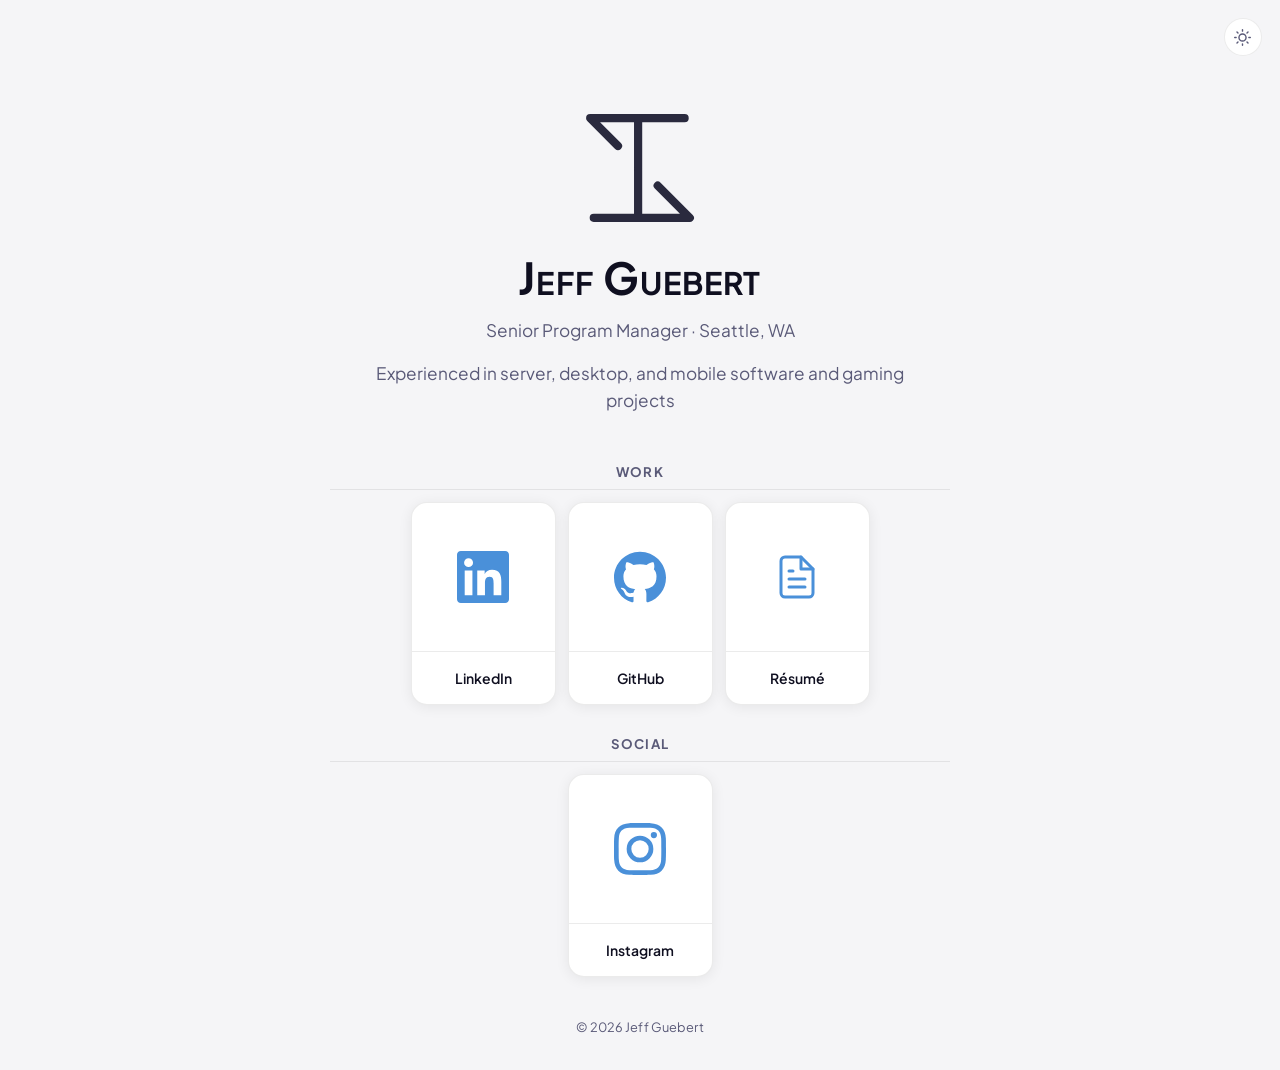
<file: index.html>
<!DOCTYPE html>
<html lang="en">
<head>
  <meta charset="utf-8">
  <meta name="viewport" content="width=device-width, initial-scale=1">
  <title>Jeff Guebert</title>
  <meta name="description" content="Jeff Guebert — Program manager in tech and gaming. Seattle, WA.">
  <link rel="canonical" href="https://jeffguebert.com/">

  <!-- Open Graph -->
  <meta property="og:title"       content="Jeff Guebert">
  <meta property="og:description" content="Program manager in tech and gaming. Seattle, WA.">
  <meta property="og:image"       content="https://jeffguebert.com/assets/og-image.png">
  <meta property="og:url"         content="https://jeffguebert.com/">
  <meta property="og:type"        content="website">

  <!-- Twitter Card -->
  <meta name="twitter:card"        content="summary_large_image">
  <meta name="twitter:title"       content="Jeff Guebert">
  <meta name="twitter:description" content="Program manager in tech and gaming. Seattle, WA.">
  <meta name="twitter:image"       content="https://jeffguebert.com/assets/og-image.png">

  <!-- Favicon -->
  <link rel="icon" type="image/svg+xml" href="/favicon.svg">
  <link rel="icon" type="image/png"     href="/assets/favicon-32.png" sizes="32x32">

  <!-- Stylesheet -->
  <link rel="stylesheet" href="style.css">

  <!-- Apply stored theme before first paint to prevent flash -->
  <script>
    (function () {
      var t = localStorage.getItem('theme');
      if (t === 'light' || t === 'dark') {
        document.documentElement.setAttribute('data-theme', t);
      }
    }());
  </script>

  <!-- Structured data -->
  <script type="application/ld+json">
  {
    "@context": "https://schema.org",
    "@type": "Person",
    "name": "Jeff Guebert",
    "url": "https://jeffguebert.com",
    "jobTitle": "Senior Program Manager",
    "sameAs": [
      "https://linkedin.com/in/jguebert",
      "https://github.com/jguebert",
      "https://instagram.com/archetypaltexan"
    ],
    "address": {
      "@type": "PostalAddress",
      "addressLocality": "Seattle",
      "addressRegion": "WA"
    }
  }
  </script>
</head>
<body>

  <!-- ── Theme toggle ──────────────────────────────────────────────── -->
  <button id="theme-toggle" aria-label="Switch to light mode">
    <!-- Moon: visible in dark mode (click to go light) -->
    <svg class="icon-moon" xmlns="http://www.w3.org/2000/svg" width="17" height="17"
         viewBox="0 0 24 24" fill="none" stroke="currentColor"
         stroke-width="2" stroke-linecap="round" stroke-linejoin="round" aria-hidden="true">
      <path d="M21 12.79A9 9 0 1 1 11.21 3 7 7 0 0 0 21 12.79z"/>
    </svg>
    <!-- Sun: visible in light mode (click to go dark) -->
    <svg class="icon-sun" xmlns="http://www.w3.org/2000/svg" width="17" height="17"
         viewBox="0 0 24 24" fill="none" stroke="currentColor"
         stroke-width="2" stroke-linecap="round" stroke-linejoin="round" aria-hidden="true">
      <circle cx="12" cy="12" r="5"/>
      <line x1="12" y1="1"  x2="12" y2="3"/>
      <line x1="12" y1="21" x2="12" y2="23"/>
      <line x1="4.22"  y1="4.22"  x2="5.64"  y2="5.64"/>
      <line x1="18.36" y1="18.36" x2="19.78" y2="19.78"/>
      <line x1="1"  y1="12" x2="3"  y2="12"/>
      <line x1="21" y1="12" x2="23" y2="12"/>
      <line x1="4.22"  y1="19.78" x2="5.64"  y2="18.36"/>
      <line x1="18.36" y1="5.64"  x2="19.78" y2="4.22"/>
    </svg>
  </button>

  <main>

    <!-- ── Hero ────────────────────────────────────────────────────── -->
    <header>
      <div class="monogram" role="img" aria-label="JG Monogram">
        <svg width="100%" height="100%" viewBox="0 0 400 400"
             xmlns="http://www.w3.org/2000/svg"
             style="fill-rule:evenodd;clip-rule:evenodd;stroke-linecap:round;stroke-linejoin:round;stroke-miterlimit:1.5;"
             aria-hidden="true">
          <title>JG</title>
          <g transform="matrix(0.648439,0,0,0.648439,-1108.48,-1550.81)">
            <path d="M2263.71,2425.54L1743.39,2425.54L1896.72,2578.87" fill="none" stroke="currentColor" stroke-width="45.08px"/>
          </g>
          <g transform="matrix(0.648439,0,0,0.648439,-1108.48,-1550.81)">
            <path d="M2007.51,2974.55L2007.51,2425.54L2007.51,2689.66" fill="none" stroke="currentColor" stroke-width="45.08px"/>
          </g>
          <g transform="matrix(0.648439,0,0,0.648439,-1108.48,-1550.81)">
            <path d="M2115.33,2797.48L2292.4,2974.55L1763.17,2974.55" fill="none" stroke="currentColor" stroke-width="45.08px"/>
          </g>
        </svg>
      </div>

      <h1>Jeff Guebert</h1>
      <p class="tagline">Senior Program Manager &middot; Seattle, WA</p>
      <p class="tagline">Experienced in server, desktop, and mobile software and gaming projects</p>
    </header>

    <!-- ── Links ───────────────────────────────────────────────────── -->
    <section class="links" aria-label="Links">

      <div class="links-group">
        <h2 class="links-heading">Work</h2>
        <div class="links-cards">

          <a href="https://linkedin.com/in/jguebert"
             class="link-card"
             target="_blank" rel="noopener noreferrer">
            <div class="card-icon" aria-hidden="true">
              <svg xmlns="http://www.w3.org/2000/svg" width="52" height="52"
                   viewBox="0 0 24 24" fill="currentColor">
                <path d="M20.447 20.452h-3.554v-5.569c0-1.328-.027-3.037-1.852-3.037
                         -1.853 0-2.136 1.445-2.136 2.939v5.667H9.351V9h3.414v1.561h.046
                         c.477-.9 1.637-1.85 3.37-1.85 3.601 0 4.267 2.37 4.267 5.455v6.286z
                         M5.337 7.433a2.062 2.062 0 0 1-2.063-2.065 2.064 2.064 0 1 1 2.063 2.065z
                         m1.782 13.019H3.555V9h3.564v11.452z
                         M22.225 0H1.771C.792 0 0 .774 0 1.729v20.542C0 23.227.792 24 1.771 24h20.451
                         C23.2 24 24 23.227 24 22.271V1.729C24 .774 23.2 0 22.222 0h.003z"/>
              </svg>
            </div>
            <div class="card-foot">
              <span class="card-name">LinkedIn</span>
              <span class="card-desc">Professional experience</span>
            </div>
          </a>

          <a href="https://github.com/jguebert"
             class="link-card"
             target="_blank" rel="noopener noreferrer">
            <div class="card-icon" aria-hidden="true">
              <svg xmlns="http://www.w3.org/2000/svg" width="52" height="52"
                   viewBox="0 0 24 24" fill="currentColor">
                <path d="M12 .297c-6.63 0-12 5.373-12 12 0 5.303 3.438 9.8 8.205 11.385
                         .6.113.82-.258.82-.577 0-.285-.01-1.04-.015-2.04
                         -3.338.724-4.042-1.61-4.042-1.61C4.422 18.07 3.633 17.7 3.633 17.7
                         c-1.087-.744.084-.729.084-.729 1.205.084 1.838 1.236 1.838 1.236
                         1.07 1.835 2.809 1.305 3.495.998.108-.776.417-1.305.76-1.605
                         -2.665-.3-5.466-1.332-5.466-5.93 0-1.31.465-2.38 1.235-3.22
                         -.135-.303-.54-1.523.105-3.176 0 0 1.005-.322 3.3 1.23
                         .96-.267 1.98-.399 3-.405 1.02.006 2.04.138 3 .405
                         2.28-1.552 3.285-1.23 3.285-1.23.645 1.653.24 2.873.12 3.176
                         .765.84 1.23 1.91 1.23 3.22 0 4.61-2.805 5.625-5.475 5.92
                         .42.36.81 1.096.81 2.22 0 1.606-.015 2.896-.015 3.286
                         0 .315.21.69.825.57C20.565 22.092 24 17.592 24 12.297c0-6.627-5.373-12-12-12"/>
              </svg>
            </div>
            <div class="card-foot">
              <span class="card-name">GitHub</span>
              <span class="card-desc">Personal projects</span>
            </div>
          </a>

          <a href="/resume/"
             class="link-card">
            <div class="card-icon" aria-hidden="true">
              <svg xmlns="http://www.w3.org/2000/svg" width="48" height="48"
                   viewBox="0 0 24 24" fill="none" stroke="currentColor"
                   stroke-width="1.5" stroke-linecap="round" stroke-linejoin="round">
                <path d="M14 2H6a2 2 0 0 0-2 2v16a2 2 0 0 0 2 2h12a2 2 0 0 0 2-2V8z"/>
                <polyline points="14 2 14 8 20 8"/>
                <line x1="16" y1="13" x2="8" y2="13"/>
                <line x1="16" y1="17" x2="8" y2="17"/>
                <polyline points="10 9 9 9 8 9"/>
              </svg>
            </div>
            <div class="card-foot">
              <span class="card-name">Résumé</span>
              <span class="card-desc">My background</span>
            </div>
          </a>

        </div>
      </div>
      <div class="links-group">
        <h2 class="links-heading">Social</h2>
        <div class="links-cards">

          <a href="https://instagram.com/archetypaltexan"
             class="link-card"
             target="_blank" rel="noopener noreferrer">
            <div class="card-icon" aria-hidden="true">
              <svg xmlns="http://www.w3.org/2000/svg" width="52" height="52"
                   viewBox="0 0 24 24" fill="currentColor">
                <path d="M12 2.163c3.204 0 3.584.012 4.85.07 3.252.148 4.771 1.691 4.919 4.919
                         .058 1.265.069 1.645.069 4.849 0 3.205-.012 3.584-.069 4.849
                         -.149 3.225-1.664 4.771-4.919 4.919-1.266.058-1.644.07-4.85.07
                         -3.204 0-3.584-.012-4.849-.07-3.26-.149-4.771-1.699-4.919-4.92
                         -.058-1.265-.07-1.644-.07-4.849 0-3.204.013-3.583.07-4.849
                         .149-3.227 1.664-4.771 4.919-4.919 1.266-.057 1.645-.069 4.849-.069z
                         M12 0C8.741 0 8.333.014 7.053.072 2.695.272.273 2.69.073 7.052
                         .014 8.333 0 8.741 0 12c0 3.259.014 3.668.072 4.948
                         .2 4.358 2.618 6.78 6.98 6.98C8.333 23.986 8.741 24 12 24
                         c3.259 0 3.668-.014 4.948-.072 4.354-.2 6.782-2.618 6.979-6.98
                         .059-1.28.073-1.689.073-4.948 0-3.259-.014-3.667-.072-4.947
                         -.196-4.354-2.617-6.78-6.979-6.98C15.668.014 15.259 0 12 0z
                         m0 5.838a6.162 6.162 0 1 0 0 12.324 6.162 6.162 0 0 0 0-12.324z
                         M12 16a4 4 0 1 1 0-8 4 4 0 0 1 0 8z
                         m6.406-11.845a1.44 1.44 0 1 0 0 2.881 1.44 1.44 0 0 0 0-2.881z"/>
              </svg>
            </div>
            <div class="card-foot">
              <span class="card-name">Instagram</span>
              <span class="card-desc">Visit profile</span>
            </div>
          </a>

        </div>
      </div>

    </section>
  </main>

  <!-- ── Footer ──────────────────────────────────────────────────────── -->
  <footer>
    <p>&copy; <span id="year"></span> Jeff Guebert</p>
  </footer>

  <!-- ── JS: theme toggle + year ─────────────────────────────────────── -->
  <script>
    // Current year in footer
    document.getElementById('year').textContent = new Date().getFullYear();

    var toggle = document.getElementById('theme-toggle');

    function effectiveTheme() {
      var stored = document.documentElement.getAttribute('data-theme');
      if (stored) return stored;
      return window.matchMedia('(prefers-color-scheme: dark)').matches ? 'dark' : 'light';
    }

    function applyTheme(theme) {
      document.documentElement.setAttribute('data-theme', theme);
      localStorage.setItem('theme', theme);
      toggle.setAttribute(
        'aria-label',
        theme === 'dark' ? 'Switch to light mode' : 'Switch to dark mode'
      );
    }

    // Sync aria-label with current state on load
    toggle.setAttribute(
      'aria-label',
      effectiveTheme() === 'dark' ? 'Switch to light mode' : 'Switch to dark mode'
    );

    toggle.addEventListener('click', function () {
      applyTheme(effectiveTheme() === 'dark' ? 'light' : 'dark');
    });
  </script>

</body>
</html>
</file>
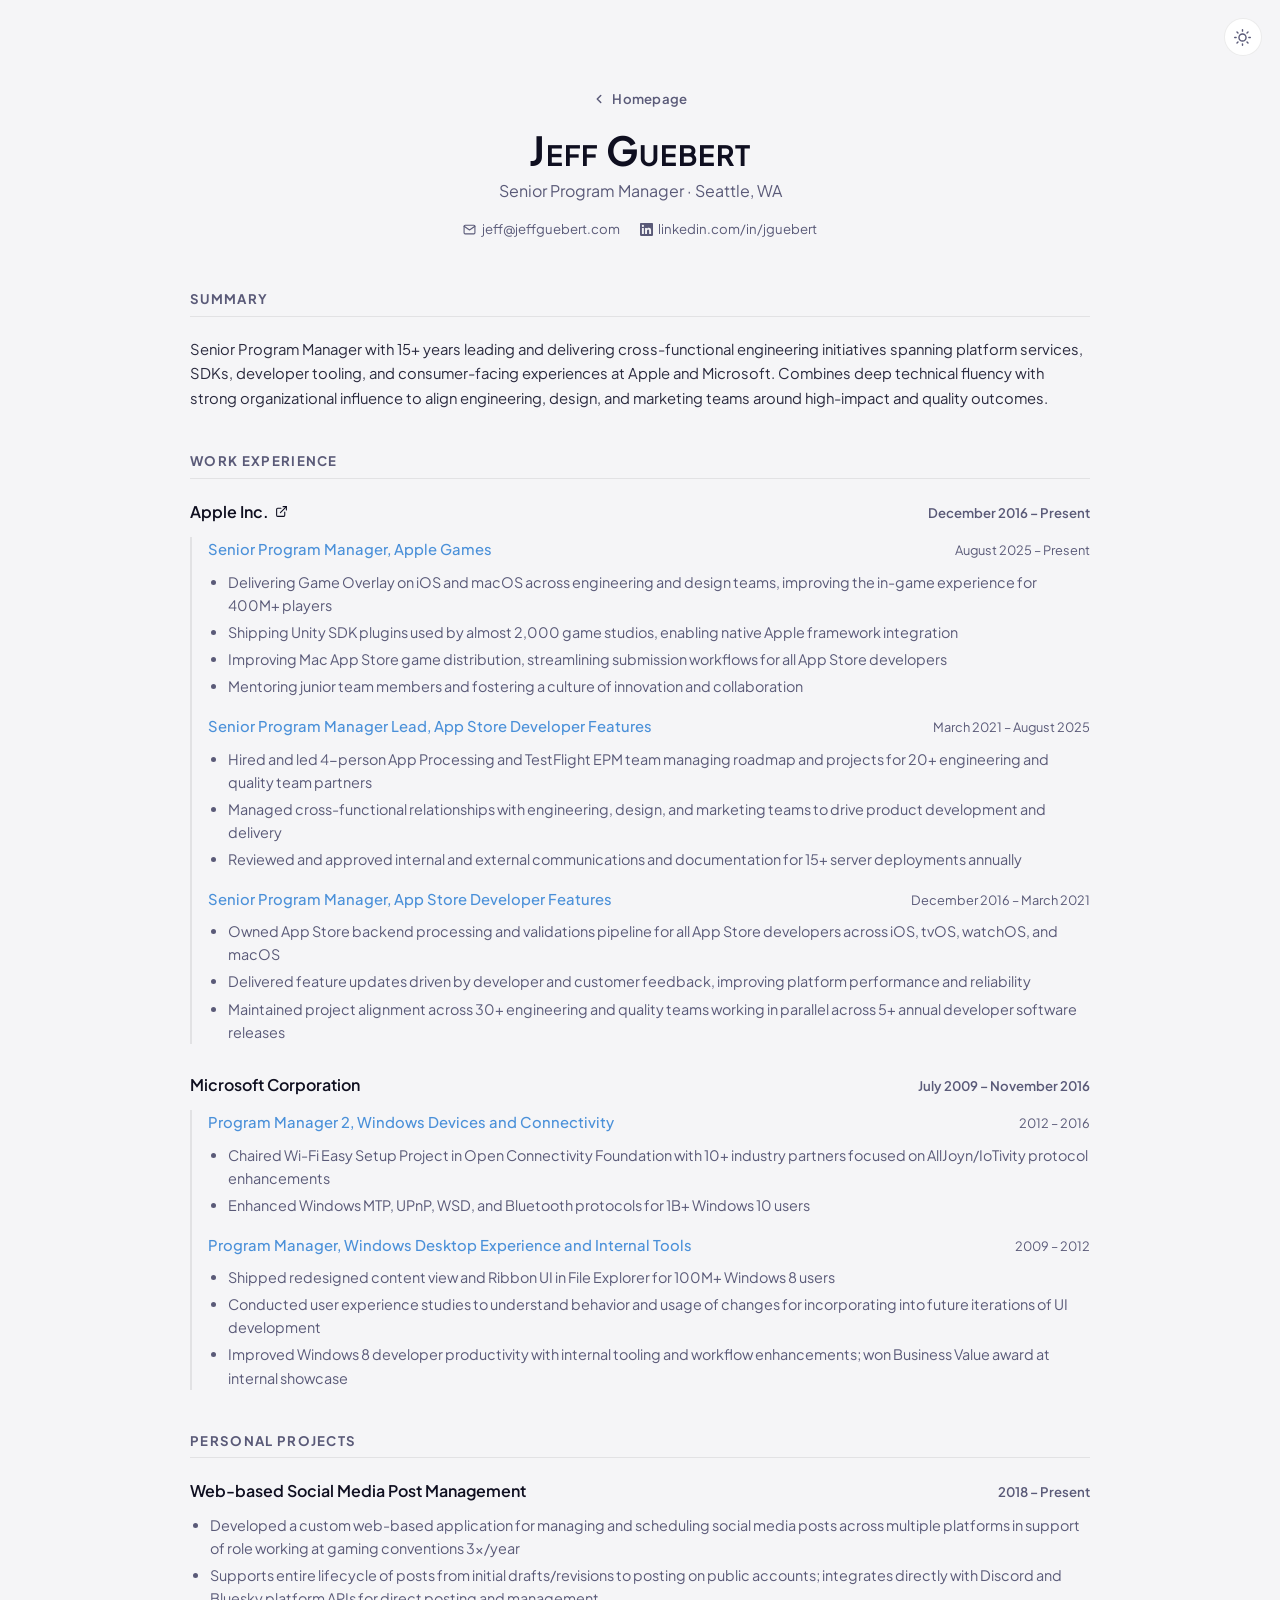
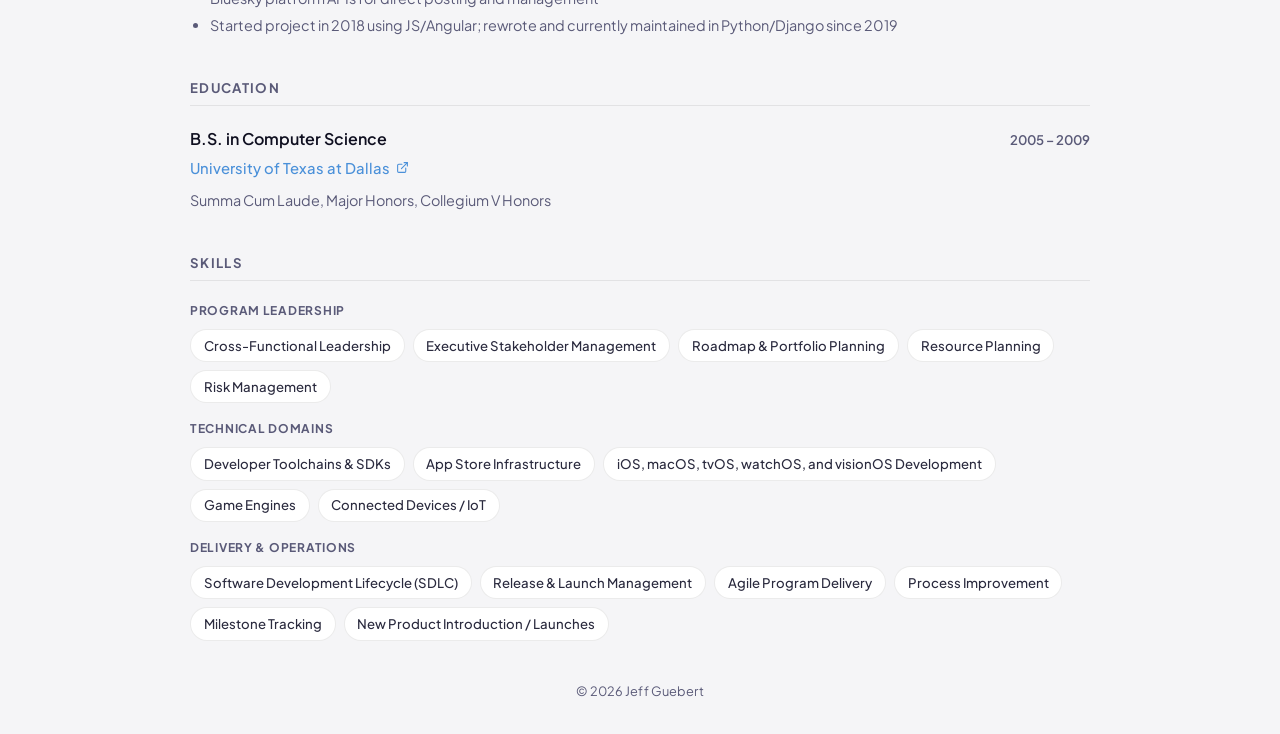
<file: resume/index.html>
<!DOCTYPE html>
<html lang="en">
<head>
  <meta charset="utf-8">
  <meta name="viewport" content="width=device-width, initial-scale=1">
  <title>Résumé — Jeff Guebert</title>
  <meta name="description" content="Jeff Guebert — Résumé. Program manager in tech and gaming. Seattle, WA.">
  <link rel="canonical" href="https://jeffguebert.com/resume/">

  <!-- Open Graph -->
  <meta property="og:title"       content="Résumé — Jeff Guebert">
  <meta property="og:description" content="Program manager in tech and gaming. Seattle, WA.">
  <meta property="og:image"       content="https://jeffguebert.com/assets/og-image.png">
  <meta property="og:url"         content="https://jeffguebert.com/resume/">
  <meta property="og:type"        content="website">

  <!-- Twitter Card -->
  <meta name="twitter:card"        content="summary_large_image">
  <meta name="twitter:title"       content="Résumé — Jeff Guebert">
  <meta name="twitter:description" content="Program manager in tech and gaming. Seattle, WA.">
  <meta name="twitter:image"       content="https://jeffguebert.com/assets/og-image.png">

  <!-- Favicon -->
  <link rel="icon" type="image/svg+xml" href="/favicon.svg">
  <link rel="icon" type="image/png"     href="/assets/favicon-32.png" sizes="32x32">

  <!-- Stylesheet -->
  <link rel="stylesheet" href="../style.css">

  <!-- Apply stored theme before first paint to prevent flash -->
  <script>
    (function () {
      var t = localStorage.getItem('theme');
      if (t === 'light' || t === 'dark') {
        document.documentElement.setAttribute('data-theme', t);
      }
    }());
  </script>

  <style>
    main {
      padding-top: 3rem;
      gap: 0;
      max-width: 900px;
    }

    .resume {
      width: 100%;
      display: flex;
      flex-direction: column;
      gap: 2.5rem;
    }

    .resume-header {
      display: flex;
      flex-direction: column;
      align-items: center;
      text-align: center;
      gap: 0.375rem;
      padding-bottom: 0.5rem;
    }

    .resume-back {
      display: inline-flex;
      align-items: center;
      gap: 0.375rem;
      font-size: 0.825rem;
      font-weight: 600;
      color: var(--text-muted);
      text-decoration: none;
      letter-spacing: 0.02em;
      margin-bottom: 0.75rem;
      transition: color 150ms ease;
    }

    .resume-back:hover {
      color: var(--accent-blue);
    }

    .resume-back:focus-visible {
      outline: 2px solid var(--accent-blue);
      outline-offset: 3px;
      border-radius: 3px;
    }

    .resume-name {
      font-size: clamp(1.75rem, 5vw, 2.5rem);
      font-weight: 700;
      font-variant-caps: small-caps;
      color: var(--text-heading);
      letter-spacing: 0.025em;
      line-height: 1.1;
    }

    .resume-subtitle {
      font-size: 1rem;
      color: var(--text-muted);
    }

    .resume-section {
      display: flex;
      flex-direction: column;
      gap: 1.25rem;
    }

    .resume-section-heading {
      font-size: 0.825rem;
      font-weight: 700;
      letter-spacing: 0.1em;
      text-transform: uppercase;
      color: var(--text-muted);
      padding-bottom: 0.375rem;
      border-bottom: 1px solid var(--border);
    }

    .resume-contact {
      display: flex;
      flex-wrap: wrap;
      justify-content: center;
      gap: 1.25rem;
      margin-top: 0.5rem;
    }

    .contact-link {
      display: inline-flex;
      align-items: center;
      gap: 0.35rem;
      font-size: 0.825rem;
      color: var(--text-muted);
      text-decoration: none;
      transition: color 150ms ease;
    }

    .contact-link:hover { color: var(--accent-blue); }

    .contact-link:focus-visible {
      outline: 2px solid var(--accent-blue);
      outline-offset: 2px;
      border-radius: 2px;
    }

    .resume-summary-text {
      font-size: 0.925rem;
      line-height: 1.65;
      color: var(--text);
    }

    .skills-categories {
      display: flex;
      flex-direction: column;
      gap: 1rem;
    }

    .skills-category {
      display: flex;
      flex-direction: column;
      gap: 0.5rem;
    }

    .skills-category-label {
      font-size: 0.75rem;
      font-weight: 700;
      letter-spacing: 0.06em;
      text-transform: uppercase;
      color: var(--text-muted);
    }

    .skills-row {
      display: flex;
      flex-wrap: wrap;
      gap: 0.5rem;
    }

    .resume-entries {
      display: flex;
      flex-direction: column;
      gap: 1.75rem;
    }

    /* ── Employer block (groups multiple roles at one company) ── */

    .employer {
      display: flex;
      flex-direction: column;
      gap: 0.75rem;
    }

    .employer-header {
      display: flex;
      justify-content: space-between;
      align-items: baseline;
      gap: 1rem;
      flex-wrap: wrap;
    }

    .employer-name {
      font-size: 1rem;
      font-weight: 600;
      color: var(--text-heading);
    }

    .employer-span {
      font-size: 0.825rem;
      font-weight: 600;
      color: var(--text-muted);
      white-space: nowrap;
    }

    .employer-roles {
      display: flex;
      flex-direction: column;
      gap: 1rem;
      padding-left: 1rem;
      border-left: 2px solid var(--border);
    }

    .role {
      display: flex;
      flex-direction: column;
      gap: 0.2rem;
    }

    .role-header {
      display: flex;
      justify-content: space-between;
      align-items: baseline;
      gap: 1rem;
      flex-wrap: wrap;
    }

    .role-title {
      font-size: 0.925rem;
      font-weight: 500;
      color: var(--accent-blue);
    }

    .role-date {
      font-size: 0.8rem;
      color: var(--text-muted);
      white-space: nowrap;
    }

    /* ── Single-company entry (Education reuses these) ── */

    .resume-entry {
      display: flex;
      flex-direction: column;
      gap: 0.2rem;
    }

    .entry-header {
      display: flex;
      justify-content: space-between;
      align-items: baseline;
      gap: 1rem;
      flex-wrap: wrap;
    }

    .entry-title {
      font-size: 1rem;
      font-weight: 600;
      color: var(--text-heading);
    }

    .entry-date {
      font-size: 0.825rem;
      font-weight: 600;
      color: var(--text-muted);
      white-space: nowrap;
    }

    .entry-org {
      font-size: 0.925rem;
      font-weight: 500;
      color: var(--accent-blue);
    }

    .entry-bullets {
      margin-top: 0.375rem;
      padding-left: 1.25rem;
      display: flex;
      flex-direction: column;
      gap: 0.25rem;
    }

    .entry-bullets li {
      font-size: 0.9rem;
      color: var(--text-muted);
      line-height: 1.6;
    }

    .entry-detail {
      margin-top: 0.375rem;
      font-size: 0.9rem;
      color: var(--text-muted);
      line-height: 1.6;
    }

    a.employer-name {
      display: inline-flex;
      align-items: center;
      gap: 0.35rem;
      color: var(--text-heading);
      text-decoration: none;
      transition: color 150ms ease;
    }

    a.employer-name:hover { color: var(--accent-blue); }

    a.employer-name:focus-visible {
      outline: 2px solid var(--accent-blue);
      outline-offset: 2px;
      border-radius: 2px;
    }

    a.entry-org {
      display: inline-flex;
      align-items: center;
      gap: 0.35rem;
      color: var(--accent-blue);
      text-decoration: none;
      transition: opacity 150ms ease;
    }

    a.entry-org:hover { opacity: 0.75; }

    a.entry-org:focus-visible {
      outline: 2px solid var(--accent-blue);
      outline-offset: 2px;
      border-radius: 2px;
    }

    .skill-tag {
      display: inline-flex;
      align-items: center;
      padding: 0.3rem 0.8rem;
      background: var(--bg-card);
      border: 1px solid var(--border);
      border-radius: 999px;
      font-size: 0.825rem;
      font-weight: 500;
      color: var(--text);
    }

    @media (max-width: 480px) {
      .employer-header,
      .role-header,
      .entry-header {
        flex-direction: column;
        gap: 0.1rem;
      }
    }

    @media print {
      @page {
        size: letter portrait;
        margin: 0.55in 0.7in;
      }

      :root {
        --bg:           white;
        --bg-card:      #f4f4f4;
        --text:         #111;
        --text-heading: #000;
        --text-muted:   #555;
        --accent-blue:  #1a5fa8;
        --border:       #ccc;
      }

      #theme-toggle,
      .resume-back,
      a.employer-name svg,
      a.entry-org svg,
      footer {
        display: none !important;
      }

      body {
        background: white;
        padding: 0;
        font-size: 10pt;
        line-height: 1.45;
        align-items: stretch;
      }

      main {
        max-width: 100%;
        padding-top: 0;
        gap: 0;
      }

      .resume         { gap: 1.1rem; }
      .resume-header  { gap: 0.15rem; padding-bottom: 0.1rem; }
      .resume-name    { font-size: 18pt; }
      .resume-subtitle { font-size: 10pt; }

      .resume-section  { gap: 0.5rem; }
      .resume-entries  { gap: 0.75rem; }

      .employer        { gap: 0.35rem; break-inside: avoid; }
      .employer-name   { font-size: 10pt; }
      .employer-span   { font-size: 9pt; }
      .employer-roles  { gap: 0.45rem; padding-left: 0.75rem; }

      .role            { break-inside: avoid; }
      .role-title      { font-size: 9.5pt; }
      .role-date       { font-size: 8.5pt; }

      .entry-bullets   { margin-top: 0.15rem; gap: 0.05rem; }
      .entry-bullets li { font-size: 9pt; line-height: 1.4; }

      .resume-entry    { break-inside: avoid; }
      .entry-title     { font-size: 10pt; }
      .entry-date      { font-size: 9pt; }
      .entry-org       { font-size: 9.5pt; }
      .entry-detail    { font-size: 9pt; margin-top: 0.1rem; }

      .resume-section-heading { font-size: 7.5pt; padding-bottom: 0.2rem; }

      .resume-contact      { gap: 0.75rem; margin-top: 0.25rem; }
      .contact-link        { font-size: 8.5pt; color: #444; }
      .contact-link svg    { display: none; }
      .resume-summary-text { font-size: 9pt; line-height: 1.5; }
      .skills-categories   { gap: 0.5rem; }
      .skills-category     { gap: 0.2rem; }
      .skills-category-label { font-size: 7pt; }
      .skills-row          { gap: 0.25rem; }
      .skill-tag           { font-size: 8.5pt; padding: 0.15rem 0.55rem; }

      #personal-projects { break-before: page; }
    }
  </style>
</head>
<body>

  <!-- ── Theme toggle ──────────────────────────────────────────────────── -->
  <button id="theme-toggle" aria-label="Switch to light mode">
    <svg class="icon-moon" xmlns="http://www.w3.org/2000/svg" width="17" height="17"
         viewBox="0 0 24 24" fill="none" stroke="currentColor"
         stroke-width="2" stroke-linecap="round" stroke-linejoin="round" aria-hidden="true">
      <path d="M21 12.79A9 9 0 1 1 11.21 3 7 7 0 0 0 21 12.79z"/>
    </svg>
    <svg class="icon-sun" xmlns="http://www.w3.org/2000/svg" width="17" height="17"
         viewBox="0 0 24 24" fill="none" stroke="currentColor"
         stroke-width="2" stroke-linecap="round" stroke-linejoin="round" aria-hidden="true">
      <circle cx="12" cy="12" r="5"/>
      <line x1="12" y1="1"  x2="12" y2="3"/>
      <line x1="12" y1="21" x2="12" y2="23"/>
      <line x1="4.22"  y1="4.22"  x2="5.64"  y2="5.64"/>
      <line x1="18.36" y1="18.36" x2="19.78" y2="19.78"/>
      <line x1="1"  y1="12" x2="3"  y2="12"/>
      <line x1="21" y1="12" x2="23" y2="12"/>
      <line x1="4.22"  y1="19.78" x2="5.64"  y2="18.36"/>
      <line x1="18.36" y1="5.64"  x2="19.78" y2="4.22"/>
    </svg>
  </button>

  <main>
    <section class="resume" aria-label="Résumé">

      <!-- Header -->
      <div class="resume-header">
        <a href="/" class="resume-back">
          <svg xmlns="http://www.w3.org/2000/svg" width="14" height="14"
               viewBox="0 0 24 24" fill="none" stroke="currentColor"
               stroke-width="2.5" stroke-linecap="round" stroke-linejoin="round"
               aria-hidden="true">
            <polyline points="15 18 9 12 15 6"/>
          </svg>
          Homepage
        </a>
        <h1 class="resume-name">Jeff Guebert</h1>
        <p class="resume-subtitle">Senior Program Manager &middot; Seattle, WA</p>
        <div class="resume-contact">
          <span id="resume-email-slot"></span>
          <a href="https://linkedin.com/in/jguebert" class="contact-link"
             target="_blank" rel="noopener noreferrer">
            <svg xmlns="http://www.w3.org/2000/svg" width="13" height="13" viewBox="0 0 24 24"
                 fill="currentColor" aria-hidden="true">
              <path d="M20.447 20.452h-3.554v-5.569c0-1.328-.027-3.037-1.852-3.037-1.853 0-2.136 1.445-2.136 2.939v5.667H9.351V9h3.414v1.561h.046c.477-.9 1.637-1.85 3.37-1.85 3.601 0 4.267 2.37 4.267 5.455v6.286zM5.337 7.433a2.062 2.062 0 0 1-2.063-2.065 2.064 2.064 0 1 1 2.063 2.065zm1.782 13.019H3.555V9h3.564v11.452zM22.225 0H1.771C.792 0 0 .774 0 1.729v20.542C0 23.227.792 24 1.771 24h20.451C23.2 24 24 23.227 24 22.271V1.729C24 .774 23.2 0 22.222 0h.003z"/>
            </svg>
            linkedin.com/in/jguebert
          </a>
        </div>
      </div>

      <!-- ── Summary ───────────────────────────────────────────────────── -->
      <div class="resume-section" id="summary">
        <h2 class="resume-section-heading">Summary</h2>
        <p class="resume-summary-text">Senior Program Manager with 15+ years leading and delivering cross-functional engineering initiatives spanning platform services, SDKs, developer tooling, and consumer-facing experiences at Apple and Microsoft. Combines deep technical fluency with strong organizational influence to align engineering, design, and marketing teams around high-impact and quality outcomes.</p>
      </div>

      <!-- ── Work Experience ──────────────────────────────────────────── -->
      <div class="resume-section" id="work-experience">
        <h2 class="resume-section-heading">Work Experience</h2>
        <div class="resume-entries">

          <div class="employer">
            <div class="employer-header">
              <a href="https://games.apple.com" class="employer-name" target="_blank" rel="noopener noreferrer">Apple Inc.<svg xmlns="http://www.w3.org/2000/svg" width="13" height="13" viewBox="0 0 24 24" fill="none" stroke="currentColor" stroke-width="2" stroke-linecap="round" stroke-linejoin="round" aria-hidden="true"><path d="M18 13v6a2 2 0 0 1-2 2H5a2 2 0 0 1-2-2V8a2 2 0 0 1 2-2h6"/><polyline points="15 3 21 3 21 9"/><line x1="10" y1="14" x2="21" y2="3"/></svg></a>
              <span class="employer-span">December 2016 &ndash; Present</span>
            </div>
            <div class="employer-roles">

              <div class="role">
                <div class="role-header">
                  <span class="role-title">Senior Program Manager, Apple Games</span>
                  <span class="role-date">August 2025 &ndash; Present</span>
                </div>
                <ul class="entry-bullets">
                  <li>Delivering Game Overlay on iOS and macOS across engineering and design teams, improving the in-game experience for 400M+ players</li>
                  <li>Shipping Unity SDK plugins used by almost 2,000 game studios, enabling native Apple framework integration</li>
                  <li>Improving Mac App Store game distribution, streamlining submission workflows for all App Store developers</li>
                  <li>Mentoring junior team members and fostering a culture of innovation and collaboration</li>
                </ul>
              </div>

              <div class="role">
                <div class="role-header">
                  <span class="role-title">Senior Program Manager Lead, App Store Developer Features</span>
                  <span class="role-date">March 2021 &ndash; August 2025</span>
                </div>
                <ul class="entry-bullets">
                  <li>Hired and led 4-person App Processing and TestFlight EPM team managing roadmap and projects for 20+ engineering and quality team partners</li>
                  <li>Managed cross-functional relationships with engineering, design, and marketing teams to drive product development and delivery</li>
                  <li>Reviewed and approved internal and external communications and documentation for 15+ server deployments annually</li>
                </ul>
              </div>

              <div class="role">
                <div class="role-header">
                  <span class="role-title">Senior Program Manager, App Store Developer Features</span>
                  <span class="role-date">December 2016 &ndash; March 2021</span>
                </div>
                <ul class="entry-bullets">
                  <li>Owned App Store backend processing and validations pipeline for all App Store developers across iOS, tvOS, watchOS, and macOS</li>
                  <li>Delivered feature updates driven by developer and customer feedback, improving platform performance and reliability</li>
                  <li>Maintained project alignment across 30+ engineering and quality teams working in parallel across 5+ annual developer software releases</li>
                </ul>
              </div>

            </div>
          </div>

          <div class="employer">
            <div class="employer-header">
              <span class="employer-name">Microsoft Corporation</span>
              <span class="employer-span">July 2009 &ndash; November 2016</span>
            </div>
            <div class="employer-roles">

              <div class="role">
                <div class="role-header">
                  <span class="role-title">Program Manager 2, Windows Devices and Connectivity</span>
                  <span class="role-date">2012 &ndash; 2016</span>
                </div>
                <ul class="entry-bullets">
                  <li>Chaired Wi-Fi Easy Setup Project in Open Connectivity Foundation with 10+ industry partners focused on AllJoyn/IoTivity protocol enhancements</li>
                  <li>Enhanced Windows MTP, UPnP, WSD, and Bluetooth protocols for 1B+ Windows 10 users</li>
                </ul>
              </div>

              <div class="role">
                <div class="role-header">
                  <span class="role-title">Program Manager, Windows Desktop Experience and Internal Tools</span>
                  <span class="role-date">2009 &ndash; 2012</span>
                </div>
                <ul class="entry-bullets">
                  <li>Shipped redesigned content view and Ribbon UI in File Explorer for 100M+ Windows 8 users</li>
                  <li>Conducted user experience studies to understand behavior and usage of changes for incorporating into future iterations of UI development</li>
                  <li>Improved Windows 8 developer productivity with internal tooling and workflow enhancements; won Business Value award at internal showcase</li>
                </ul>
              </div>

            </div>
          </div>

        </div>
      </div>

      <!-- ── Personal Projects ──────────────────────────────────────────── -->
      <div class="resume-section" id="personal-projects">
        <h2 class="resume-section-heading">Personal Projects</h2>
        <div class="resume-entries">

          <div class="resume-entry">
            <div class="entry-header">
              <span class="entry-title">Web-based Social Media Post Management</span>
              <span class="entry-date">2018 &ndash; Present</span>
            </div>
            <ul class="entry-bullets">
              <li>Developed a custom web-based application for managing and scheduling social media posts across multiple platforms in support of role working at gaming conventions 3x/year</li>
              <li>Supports entire lifecycle of posts from initial drafts/revisions to posting on public accounts; integrates directly with Discord and Bluesky platform APIs for direct posting and management</li>
              <li>Started project in 2018 using JS/Angular; rewrote and currently maintained in Python/Django since 2019</li>
            </ul>
          </div>

        </div>
      </div>

      <!-- ── Education ────────────────────────────────────────────────── -->
      <div class="resume-section" id="education">
        <h2 class="resume-section-heading">Education</h2>
        <div class="resume-entries">

          <div class="resume-entry">
            <div class="entry-header">
              <span class="entry-title">B.S. in Computer Science</span>
              <span class="entry-date">2005 &ndash; 2009</span>
            </div>
            <a href="https://cs.utdallas.edu" class="entry-org" target="_blank" rel="noopener noreferrer">University of Texas at Dallas<svg xmlns="http://www.w3.org/2000/svg" width="13" height="13" viewBox="0 0 24 24" fill="none" stroke="currentColor" stroke-width="2" stroke-linecap="round" stroke-linejoin="round" aria-hidden="true"><path d="M18 13v6a2 2 0 0 1-2 2H5a2 2 0 0 1-2-2V8a2 2 0 0 1 2-2h6"/><polyline points="15 3 21 3 21 9"/><line x1="10" y1="14" x2="21" y2="3"/></svg></a>
            <p class="entry-detail">Summa Cum Laude, Major Honors, Collegium V Honors</p>
          </div>

        </div>
      </div>

      <!-- ── Skills ───────────────────────────────────────────────────── -->
      <div class="resume-section">
        <h2 class="resume-section-heading">Skills</h2>
        <div class="skills-categories">

          <div class="skills-category">
            <span class="skills-category-label">Program Leadership</span>
            <div class="skills-row">
              <span class="skill-tag">Cross-Functional Leadership</span>
              <span class="skill-tag">Executive Stakeholder Management</span>
              <span class="skill-tag">Roadmap &amp; Portfolio Planning</span>
              <span class="skill-tag">Resource Planning</span>
              <span class="skill-tag">Risk Management</span>
            </div>
          </div>

          <div class="skills-category">
            <span class="skills-category-label">Technical Domains</span>
            <div class="skills-row">
              <span class="skill-tag">Developer Toolchains &amp; SDKs</span>
              <span class="skill-tag">App Store Infrastructure</span>
              <span class="skill-tag">iOS, macOS, tvOS, watchOS, and visionOS Development</span>
              <span class="skill-tag">Game Engines</span>
              <span class="skill-tag">Connected Devices / IoT</span>
            </div>
          </div>

          <div class="skills-category">
            <span class="skills-category-label">Delivery &amp; Operations</span>
            <div class="skills-row">
              <span class="skill-tag">Software Development Lifecycle (SDLC)</span>
              <span class="skill-tag">Release &amp; Launch Management</span>
              <span class="skill-tag">Agile Program Delivery</span>
              <span class="skill-tag">Process Improvement</span>
              <span class="skill-tag">Milestone Tracking</span>
              <span class="skill-tag">New Product Introduction / Launches</span>
            </div>
          </div>

        </div>
      </div>

    </section>
  </main>

  <!-- ── Footer ──────────────────────────────────────────────────────── -->
  <footer>
    <p>&copy; <span id="year"></span> Jeff Guebert</p>
  </footer>

  <!-- ── JS: theme toggle + year ─────────────────────────────────────── -->
  <script>
    document.getElementById('year').textContent = new Date().getFullYear();

    var toggle = document.getElementById('theme-toggle');

    function effectiveTheme() {
      var stored = document.documentElement.getAttribute('data-theme');
      if (stored) return stored;
      return window.matchMedia('(prefers-color-scheme: dark)').matches ? 'dark' : 'light';
    }

    function applyTheme(theme) {
      document.documentElement.setAttribute('data-theme', theme);
      localStorage.setItem('theme', theme);
      toggle.setAttribute(
        'aria-label',
        theme === 'dark' ? 'Switch to light mode' : 'Switch to dark mode'
      );
    }

    toggle.setAttribute(
      'aria-label',
      effectiveTheme() === 'dark' ? 'Switch to light mode' : 'Switch to dark mode'
    );

    toggle.addEventListener('click', function () {
      applyTheme(effectiveTheme() === 'dark' ? 'light' : 'dark');
    });

    // Assemble email link at runtime so the address is never in the HTML source
    (function () {
      var slot = document.getElementById('resume-email-slot');
      if (!slot) return;
      var addr = ['jeff', 'jeffguebert' + '.com'].join('@');
      var a = document.createElement('a');
      a.href = 'mailto:' + addr;
      a.className = 'contact-link';
      a.innerHTML =
        '<svg xmlns="http://www.w3.org/2000/svg" width="13" height="13" viewBox="0 0 24 24"' +
        ' fill="none" stroke="currentColor" stroke-width="2"' +
        ' stroke-linecap="round" stroke-linejoin="round" aria-hidden="true">' +
        '<path d="M4 4h16c1.1 0 2 .9 2 2v12c0 1.1-.9 2-2 2H4c-1.1 0-2-.9-2-2V6c0-1.1.9-2 2-2z"/>' +
        '<polyline points="22,6 12,13 2,6"/></svg>' + addr;
      slot.parentNode.replaceChild(a, slot);
    }());
  </script>

</body>
</html>
</file>
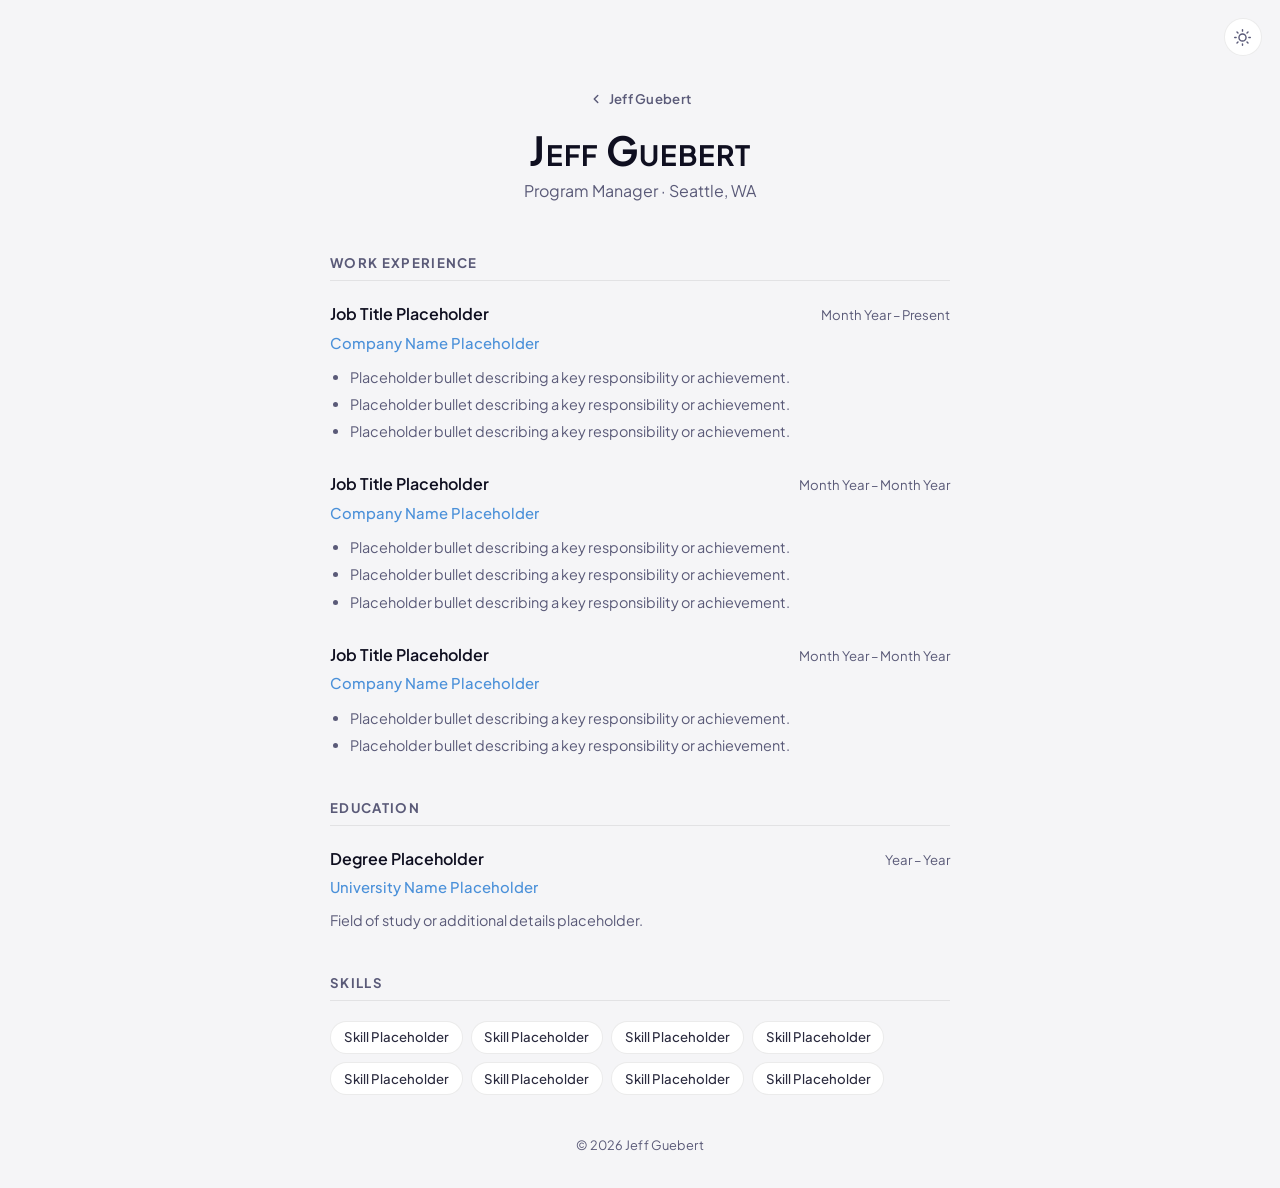
<file: resume.html>
<!DOCTYPE html>
<html lang="en">
<head>
  <meta charset="utf-8">
  <meta name="viewport" content="width=device-width, initial-scale=1">
  <title>Résumé — Jeff Guebert</title>
  <meta name="description" content="Jeff Guebert — Résumé. Program manager in tech and gaming. Seattle, WA.">
  <link rel="canonical" href="https://jeffguebert.com/resume">

  <!-- Open Graph -->
  <meta property="og:title"       content="Résumé — Jeff Guebert">
  <meta property="og:description" content="Program manager in tech and gaming. Seattle, WA.">
  <meta property="og:image"       content="https://jeffguebert.com/assets/og-image.png">
  <meta property="og:url"         content="https://jeffguebert.com/resume">
  <meta property="og:type"        content="website">

  <!-- Twitter Card -->
  <meta name="twitter:card"        content="summary_large_image">
  <meta name="twitter:title"       content="Résumé — Jeff Guebert">
  <meta name="twitter:description" content="Program manager in tech and gaming. Seattle, WA.">
  <meta name="twitter:image"       content="https://jeffguebert.com/assets/og-image.png">

  <!-- Favicon -->
  <link rel="icon" type="image/svg+xml" href="/favicon.svg">
  <link rel="icon" type="image/png"     href="/assets/favicon-32.png" sizes="32x32">

  <!-- Stylesheet -->
  <link rel="stylesheet" href="/style.css">

  <!-- Apply stored theme before first paint to prevent flash -->
  <script>
    (function () {
      var t = localStorage.getItem('theme');
      if (t === 'light' || t === 'dark') {
        document.documentElement.setAttribute('data-theme', t);
      }
    }());
  </script>

  <style>
    main {
      padding-top: 3rem;
      gap: 0;
    }

    .resume {
      width: 100%;
      display: flex;
      flex-direction: column;
      gap: 2.5rem;
    }

    .resume-header {
      display: flex;
      flex-direction: column;
      align-items: center;
      text-align: center;
      gap: 0.375rem;
      padding-bottom: 0.5rem;
    }

    .resume-back {
      display: inline-flex;
      align-items: center;
      gap: 0.375rem;
      font-size: 0.825rem;
      font-weight: 600;
      color: var(--text-muted);
      text-decoration: none;
      letter-spacing: 0.02em;
      margin-bottom: 0.75rem;
      transition: color 150ms ease;
    }

    .resume-back:hover {
      color: var(--accent-blue);
    }

    .resume-back:focus-visible {
      outline: 2px solid var(--accent-blue);
      outline-offset: 3px;
      border-radius: 3px;
    }

    .resume-name {
      font-size: clamp(1.75rem, 5vw, 2.5rem);
      font-weight: 700;
      font-variant-caps: small-caps;
      color: var(--text-heading);
      letter-spacing: 0.025em;
      line-height: 1.1;
    }

    .resume-subtitle {
      font-size: 1rem;
      color: var(--text-muted);
    }

    .resume-section {
      display: flex;
      flex-direction: column;
      gap: 1.25rem;
    }

    .resume-section-heading {
      font-size: 0.825rem;
      font-weight: 700;
      letter-spacing: 0.1em;
      text-transform: uppercase;
      color: var(--text-muted);
      padding-bottom: 0.375rem;
      border-bottom: 1px solid var(--border);
    }

    .resume-entries {
      display: flex;
      flex-direction: column;
      gap: 1.75rem;
    }

    .resume-entry {
      display: flex;
      flex-direction: column;
      gap: 0.2rem;
    }

    .entry-header {
      display: flex;
      justify-content: space-between;
      align-items: baseline;
      gap: 1rem;
      flex-wrap: wrap;
    }

    .entry-title {
      font-size: 1rem;
      font-weight: 600;
      color: var(--text-heading);
    }

    .entry-date {
      font-size: 0.825rem;
      color: var(--text-muted);
      white-space: nowrap;
    }

    .entry-org {
      font-size: 0.925rem;
      font-weight: 500;
      color: var(--accent-blue);
    }

    .entry-bullets {
      margin-top: 0.5rem;
      padding-left: 1.25rem;
      display: flex;
      flex-direction: column;
      gap: 0.25rem;
    }

    .entry-bullets li {
      font-size: 0.9rem;
      color: var(--text-muted);
      line-height: 1.6;
    }

    .entry-detail {
      margin-top: 0.375rem;
      font-size: 0.9rem;
      color: var(--text-muted);
      line-height: 1.6;
    }

    .skills-grid {
      display: flex;
      flex-wrap: wrap;
      gap: 0.5rem;
    }

    .skill-tag {
      display: inline-flex;
      align-items: center;
      padding: 0.3rem 0.8rem;
      background: var(--bg-card);
      border: 1px solid var(--border);
      border-radius: 999px;
      font-size: 0.825rem;
      font-weight: 500;
      color: var(--text);
    }

    @media (max-width: 480px) {
      .entry-header {
        flex-direction: column;
        gap: 0.1rem;
      }
    }
  </style>
</head>
<body>

  <!-- ── Theme toggle ──────────────────────────────────────────────────── -->
  <button id="theme-toggle" aria-label="Switch to light mode">
    <svg class="icon-moon" xmlns="http://www.w3.org/2000/svg" width="17" height="17"
         viewBox="0 0 24 24" fill="none" stroke="currentColor"
         stroke-width="2" stroke-linecap="round" stroke-linejoin="round" aria-hidden="true">
      <path d="M21 12.79A9 9 0 1 1 11.21 3 7 7 0 0 0 21 12.79z"/>
    </svg>
    <svg class="icon-sun" xmlns="http://www.w3.org/2000/svg" width="17" height="17"
         viewBox="0 0 24 24" fill="none" stroke="currentColor"
         stroke-width="2" stroke-linecap="round" stroke-linejoin="round" aria-hidden="true">
      <circle cx="12" cy="12" r="5"/>
      <line x1="12" y1="1"  x2="12" y2="3"/>
      <line x1="12" y1="21" x2="12" y2="23"/>
      <line x1="4.22"  y1="4.22"  x2="5.64"  y2="5.64"/>
      <line x1="18.36" y1="18.36" x2="19.78" y2="19.78"/>
      <line x1="1"  y1="12" x2="3"  y2="12"/>
      <line x1="21" y1="12" x2="23" y2="12"/>
      <line x1="4.22"  y1="19.78" x2="5.64"  y2="18.36"/>
      <line x1="18.36" y1="5.64"  x2="19.78" y2="4.22"/>
    </svg>
  </button>

  <main>
    <section class="resume" aria-label="Résumé">

      <!-- Header -->
      <div class="resume-header">
        <a href="/" class="resume-back">
          <svg xmlns="http://www.w3.org/2000/svg" width="14" height="14"
               viewBox="0 0 24 24" fill="none" stroke="currentColor"
               stroke-width="2.5" stroke-linecap="round" stroke-linejoin="round"
               aria-hidden="true">
            <polyline points="15 18 9 12 15 6"/>
          </svg>
          Jeff Guebert
        </a>
        <h1 class="resume-name">Jeff Guebert</h1>
        <p class="resume-subtitle">Program Manager &middot; Seattle, WA</p>
      </div>

      <!-- ── Work Experience ──────────────────────────────────────────── -->
      <div class="resume-section">
        <h2 class="resume-section-heading">Work Experience</h2>
        <div class="resume-entries">

          <div class="resume-entry">
            <div class="entry-header">
              <span class="entry-title">Job Title Placeholder</span>
              <span class="entry-date">Month Year &ndash; Present</span>
            </div>
            <span class="entry-org">Company Name Placeholder</span>
            <ul class="entry-bullets">
              <li>Placeholder bullet describing a key responsibility or achievement.</li>
              <li>Placeholder bullet describing a key responsibility or achievement.</li>
              <li>Placeholder bullet describing a key responsibility or achievement.</li>
            </ul>
          </div>

          <div class="resume-entry">
            <div class="entry-header">
              <span class="entry-title">Job Title Placeholder</span>
              <span class="entry-date">Month Year &ndash; Month Year</span>
            </div>
            <span class="entry-org">Company Name Placeholder</span>
            <ul class="entry-bullets">
              <li>Placeholder bullet describing a key responsibility or achievement.</li>
              <li>Placeholder bullet describing a key responsibility or achievement.</li>
              <li>Placeholder bullet describing a key responsibility or achievement.</li>
            </ul>
          </div>

          <div class="resume-entry">
            <div class="entry-header">
              <span class="entry-title">Job Title Placeholder</span>
              <span class="entry-date">Month Year &ndash; Month Year</span>
            </div>
            <span class="entry-org">Company Name Placeholder</span>
            <ul class="entry-bullets">
              <li>Placeholder bullet describing a key responsibility or achievement.</li>
              <li>Placeholder bullet describing a key responsibility or achievement.</li>
            </ul>
          </div>

        </div>
      </div>

      <!-- ── Education ────────────────────────────────────────────────── -->
      <div class="resume-section">
        <h2 class="resume-section-heading">Education</h2>
        <div class="resume-entries">

          <div class="resume-entry">
            <div class="entry-header">
              <span class="entry-title">Degree Placeholder</span>
              <span class="entry-date">Year &ndash; Year</span>
            </div>
            <span class="entry-org">University Name Placeholder</span>
            <p class="entry-detail">Field of study or additional details placeholder.</p>
          </div>

        </div>
      </div>

      <!-- ── Skills ───────────────────────────────────────────────────── -->
      <div class="resume-section">
        <h2 class="resume-section-heading">Skills</h2>
        <div class="skills-grid">
          <span class="skill-tag">Skill Placeholder</span>
          <span class="skill-tag">Skill Placeholder</span>
          <span class="skill-tag">Skill Placeholder</span>
          <span class="skill-tag">Skill Placeholder</span>
          <span class="skill-tag">Skill Placeholder</span>
          <span class="skill-tag">Skill Placeholder</span>
          <span class="skill-tag">Skill Placeholder</span>
          <span class="skill-tag">Skill Placeholder</span>
        </div>
      </div>

    </section>
  </main>

  <!-- ── Footer ──────────────────────────────────────────────────────── -->
  <footer>
    <p>&copy; <span id="year"></span> Jeff Guebert</p>
  </footer>

  <!-- ── JS: theme toggle + year ─────────────────────────────────────── -->
  <script>
    document.getElementById('year').textContent = new Date().getFullYear();

    var toggle = document.getElementById('theme-toggle');

    function effectiveTheme() {
      var stored = document.documentElement.getAttribute('data-theme');
      if (stored) return stored;
      return window.matchMedia('(prefers-color-scheme: dark)').matches ? 'dark' : 'light';
    }

    function applyTheme(theme) {
      document.documentElement.setAttribute('data-theme', theme);
      localStorage.setItem('theme', theme);
      toggle.setAttribute(
        'aria-label',
        theme === 'dark' ? 'Switch to light mode' : 'Switch to dark mode'
      );
    }

    toggle.setAttribute(
      'aria-label',
      effectiveTheme() === 'dark' ? 'Switch to light mode' : 'Switch to dark mode'
    );

    toggle.addEventListener('click', function () {
      applyTheme(effectiveTheme() === 'dark' ? 'light' : 'dark');
    });
  </script>

</body>
</html>
</file>
<file: style.css>
/*
  jeffguebert.com — stylesheet
  ─────────────────────────────────────────────────────────────────────
  Font: Plus Jakarta Sans
  Chosen over Geist (too developer-utilitarian) and Space Grotesk
  (too quirky/editorial) for its clean geometric proportions and
  just enough warmth to match the "conversational and confident"
  tone of a PM in gaming/tech. Works at all sizes and weights used.
  ─────────────────────────────────────────────────────────────────────
*/

/* ── Fonts ─────────────────────────────────────────────────────────── */
/*
  Plus Jakarta Sans is distributed as a variable font; one file covers
  the full weight axis (200–800). We self-host two subset files:
  latin-ext first (fallback), then latin (primary).
*/

@font-face {
  font-family: 'Plus Jakarta Sans';
  src: url('assets/fonts/PlusJakartaSans-latin-ext.woff2') format('woff2');
  font-weight: 200 800;
  font-style: normal;
  font-display: swap;
  unicode-range: U+0100-02BA, U+02BD-02C5, U+02C7-02CC, U+02CE-02D7,
                 U+02DD-02FF, U+0304, U+0308, U+0329, U+1D00-1DBF,
                 U+1E00-1E9F, U+1EF2-1EFF, U+2020, U+20A0-20AB,
                 U+20AD-20C0, U+2113, U+2C60-2C7F, U+A720-A7FF;
}

@font-face {
  font-family: 'Plus Jakarta Sans';
  src: url('assets/fonts/PlusJakartaSans-latin.woff2') format('woff2');
  font-weight: 200 800;
  font-style: normal;
  font-display: swap;
  unicode-range: U+0000-00FF, U+0131, U+0152-0153, U+02BB-02BC, U+02C6,
                 U+02DA, U+02DC, U+0304, U+0308, U+0329, U+2000-206F,
                 U+20AC, U+2122, U+2191, U+2193, U+2212, U+2215,
                 U+FEFF, U+FFFD;
}

/* ── Color tokens: dark mode (default) ─────────────────────────────── */

:root {
  --bg:              #0f1117;
  --bg-card:         #161b27;
  --bg-card-hover:   #1c2236;
  --text:            #e0e0e6;
  --text-heading:    #f0f0f6;
  --text-muted:      #888898;
  --accent-blue:     #4a90d9;
  --accent-orange:   #d4843e;
  --border:          rgba(255, 255, 255, 0.07);
  --border-hover:    rgba(74, 144, 217, 0.42);
  --shadow:          0 2px 14px rgba(0, 0, 0, 0.38);
  --shadow-hover:    0 6px 28px rgba(74, 144, 217, 0.14);
  --toggle-bg:       #1c2236;
}

/* Light mode via media query (no manual override in effect) */
@media (prefers-color-scheme: light) {
  :root:not([data-theme="dark"]) {
    --bg:              #f5f5f7;
    --bg-card:         #ffffff;
    --bg-card-hover:   #ebebf2;
    --text:            #2a2a3e;
    --text-heading:    #0f0f20;
    --text-muted:      #5a5a78;
    --border:          rgba(0, 0, 0, 0.08);
    --border-hover:    rgba(74, 144, 217, 0.5);
    --shadow:          0 2px 14px rgba(0, 0, 0, 0.07);
    --shadow-hover:    0 6px 28px rgba(74, 144, 217, 0.16);
    --toggle-bg:       #ffffff;
  }
}

/* Manual light override */
[data-theme="light"] {
  --bg:              #f5f5f7;
  --bg-card:         #ffffff;
  --bg-card-hover:   #ebebf2;
  --text:            #2a2a3e;
  --text-heading:    #0f0f20;
  --text-muted:      #5a5a78;
  --border:          rgba(0, 0, 0, 0.08);
  --border-hover:    rgba(74, 144, 217, 0.5);
  --shadow:          0 2px 14px rgba(0, 0, 0, 0.07);
  --shadow-hover:    0 6px 28px rgba(74, 144, 217, 0.16);
  --toggle-bg:       #ffffff;
}

/* Manual dark override */
[data-theme="dark"] {
  --bg:              #0f1117;
  --bg-card:         #161b27;
  --bg-card-hover:   #1c2236;
  --text:            #e0e0e6;
  --text-heading:    #f0f0f6;
  --text-muted:      #888898;
  --accent-blue:     #4a90d9;
  --accent-orange:   #d4843e;
  --border:          rgba(255, 255, 255, 0.07);
  --border-hover:    rgba(74, 144, 217, 0.42);
  --shadow:          0 2px 14px rgba(0, 0, 0, 0.38);
  --shadow-hover:    0 6px 28px rgba(74, 144, 217, 0.14);
  --toggle-bg:       #1c2236;
}

/* ── Reset & base ───────────────────────────────────────────────────── */

*, *::before, *::after {
  box-sizing: border-box;
  margin: 0;
  padding: 0;
}

html {
  -webkit-text-size-adjust: 100%;
}

body {
  font-family: 'Plus Jakarta Sans', system-ui, -apple-system, sans-serif;
  font-size: 17px;
  line-height: 1.65;
  background-color: var(--bg);
  color: var(--text);
  min-height: 100vh;
  display: flex;
  flex-direction: column;
  align-items: center;
  padding: 2.5rem 1.25rem 1.5rem;
  transition: background-color 200ms ease, color 200ms ease;
}

/* ── Theme toggle ───────────────────────────────────────────────────── */

#theme-toggle {
  position: fixed;
  top: 1.125rem;
  right: 1.125rem;
  width: 2.4rem;
  height: 2.4rem;
  border-radius: 50%;
  background: var(--toggle-bg);
  border: 1px solid var(--border);
  color: var(--text-muted);
  cursor: pointer;
  display: flex;
  align-items: center;
  justify-content: center;
  transition: background-color 200ms ease, border-color 200ms ease, color 200ms ease;
  z-index: 100;
}

#theme-toggle:hover {
  background: var(--bg-card-hover);
  border-color: var(--border-hover);
  color: var(--accent-blue);
}

#theme-toggle:focus-visible {
  outline: 2px solid var(--accent-blue);
  outline-offset: 3px;
}

/* Icon visibility: show moon in dark mode, sun in light mode */
.icon-moon { display: block; }
.icon-sun  { display: none; }

[data-theme="light"] .icon-moon { display: none; }
[data-theme="light"] .icon-sun  { display: block; }

@media (prefers-color-scheme: light) {
  :root:not([data-theme="dark"]) .icon-moon { display: none; }
  :root:not([data-theme="dark"]) .icon-sun  { display: block; }
}

/* ── Layout ─────────────────────────────────────────────────────────── */

main {
  width: 100%;
  max-width: 620px;
  flex: 1;
  display: flex;
  flex-direction: column;
  align-items: center;
  padding-top: 4.5rem;
  gap: 3rem;
}

/* ── Header ─────────────────────────────────────────────────────────── */

header {
  display: flex;
  flex-direction: column;
  align-items: center;
  text-align: center;
  gap: 1rem;
}

/* ── JG Monogram ────────────────────────────────────────────────────── */

.monogram {
  width: 112px;
  height: auto;
  margin-bottom: 0.375rem;
}

.monogram svg {
  width: 100%;
  height: auto;
  overflow: visible;
}

/* ── Name & Tagline ─────────────────────────────────────────────────── */

h1 {
  font-size: clamp(2rem, 5.5vw, 2.75rem);
  font-weight: 700;
  font-variant-caps: small-caps;
  color: var(--text-heading);
  letter-spacing: 0.025em;
  line-height: 1.1;
}

.tagline {
  font-size: clamp(0.975rem, 2.5vw, 1.075rem);
  font-weight: 400;
  color: var(--text-muted);
  max-width: 550px;
  line-height: 1.55;
}

/* ── Link cards (playing card layout) ──────────────────────────────── */

.links {
  width: 100%;
  display: flex;
  flex-direction: column;
  align-items: center;
  gap: 1.75rem;
}

.links-group {
  display: flex;
  flex-direction: column;
  align-items: center;
  gap: 0.75rem;
  width: 100%;
}

.links-cards {
  display: flex;
  flex-wrap: wrap;
  justify-content: center;
  gap: 0.75rem;
}

.link-card {
  display: flex;
  flex-direction: column;
  width: 145px;
  aspect-ratio: 5 / 7;
  background: var(--bg-card);
  border: 1px solid var(--border);
  border-radius: 16px;
  text-decoration: none;
  color: var(--text);
  box-shadow: var(--shadow);
  overflow: hidden;
  transition:
    background-color 200ms ease,
    border-color     200ms ease,
    box-shadow       200ms ease,
    transform        150ms ease;
}

.link-card:hover {
  background: var(--bg-card-hover);
  border-color: var(--border-hover);
  box-shadow: var(--shadow-hover);
  transform: translateY(-5px);
}

.link-card:focus-visible {
  outline: 2px solid var(--accent-blue);
  outline-offset: 3px;
}

.link-card:active {
  transform: translateY(-2px);
}

/* Icon area — top portion of the card */
.card-icon {
  flex: 1;
  display: flex;
  align-items: center;
  justify-content: center;
  color: var(--accent-blue);
  border-bottom: 1px solid var(--border);
  transition: color 200ms ease, border-color 200ms ease;
}

/* Label area — bottom strip */
.card-foot {
  position: relative;
  height: 3.25rem;
  flex-shrink: 0;
}

/* Name and description share the same space; one is visible at a time */
.card-name,
.card-desc {
  position: absolute;
  inset: 0;
  display: flex;
  align-items: center;
  justify-content: center;
  padding: 0.25rem 0.625rem;
  text-align: center;
  line-height: 1.3;
  transition: opacity 200ms ease;
}

.card-name {
  font-weight: 600;
  font-size: 0.875rem;
  color: var(--text-heading);
  opacity: 1;
}

.card-desc {
  font-size: 0.725rem;
  color: var(--text-muted);
  opacity: 0;
}

.link-card:hover .card-name { opacity: 0; }
.link-card:hover .card-desc { opacity: 1; }
.link-card:hover .card-icon { color: var(--accent-orange); }

/* ── Links section headings ─────────────────────────────────────────── */

.links-heading {
  font-size: 0.825rem;
  font-weight: 700;
  letter-spacing: 0.1em;
  text-transform: uppercase;
  color: var(--text-muted);
  text-align: center;
  width: 100%;
  padding-bottom: 0.375rem;
  border-bottom: 1px solid var(--border);
}

/* ── Footer ─────────────────────────────────────────────────────────── */

footer {
  width: 100%;
  max-width: 620px;
  padding: 2.5rem 0 0.5rem;
  text-align: center;
}

footer p {
  font-size: 0.8rem;
  color: var(--text-muted);
  letter-spacing: 0.01em;
}

/* ── Responsive: narrow screens ─────────────────────────────────────── */

@media (max-width: 480px) {
  body {
    padding-top: 2rem;
  }

  main {
    padding-top: 3.5rem;
    gap: 2.25rem;
  }

  .monogram {
    width: 88px;
  }

}
</file>
